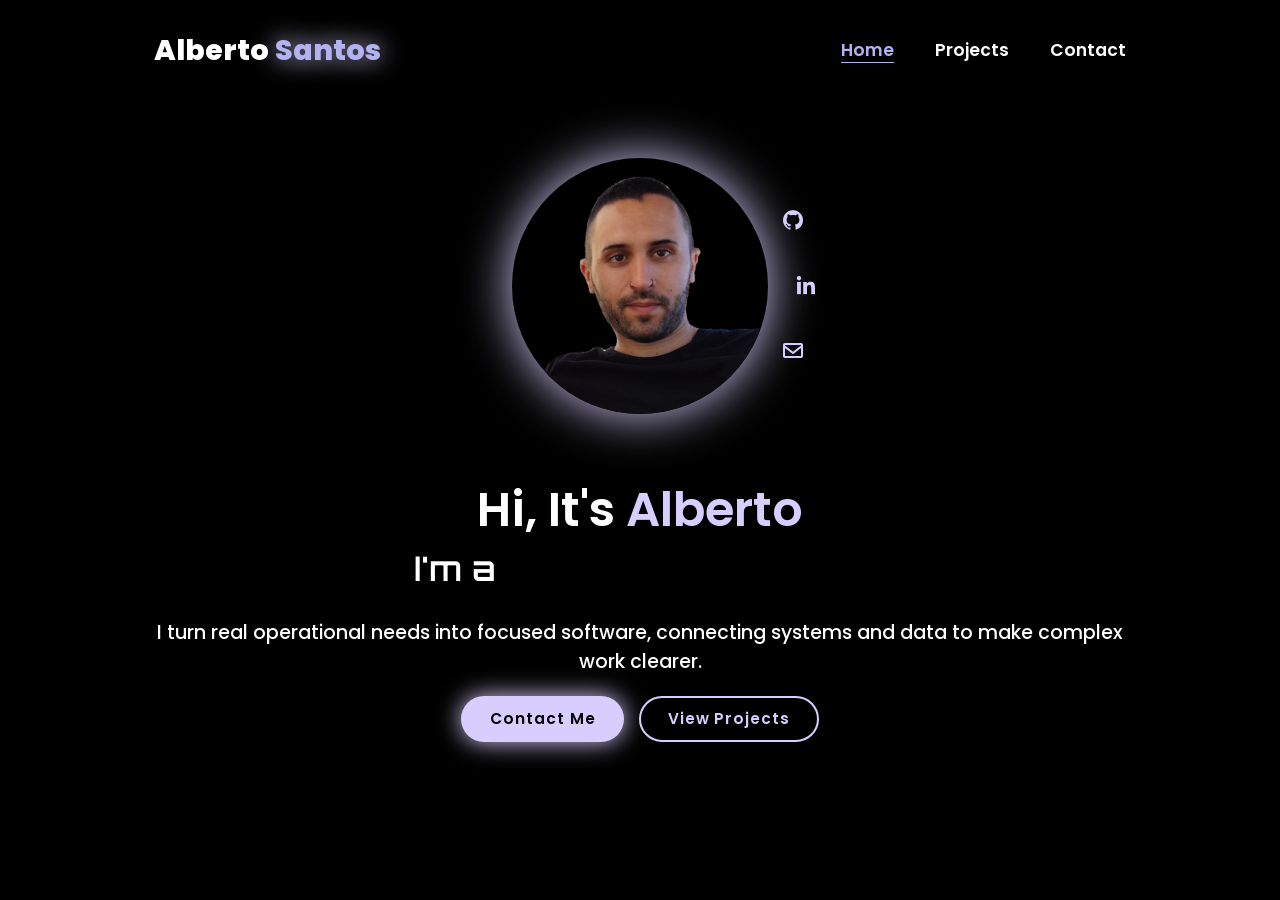
<file: index.html>
<!DOCTYPE html>
<html lang="en">
<head>
    <meta charset="UTF-8">
    <meta name="viewport" content="width=device-width, initial-scale=1.0">
    <meta name="description" content="Alberto Santos is a software engineer focused on data-driven products, operational systems, and integrations.">
    <title>Alberto Santos | Software Engineer</title>

    <link rel="preconnect" href="https://fonts.googleapis.com">
    <link rel="preconnect" href="https://fonts.gstatic.com" crossorigin>
    <link href="https://fonts.googleapis.com/css2?family=Orbitron:wght@400..900&family=Poppins:wght@400;500;600;800&display=swap" rel="stylesheet">
    <link href="https://cdn.jsdelivr.net/npm/boxicons@2.1.4/css/boxicons.min.css" rel="stylesheet">

    <link rel="stylesheet" href="style.css">
</head>
<body>
    <header class="header">
        <a href="#home" class="logo">Alberto <span>Santos</span></a>

        <i class="bx bx-menu" id="menu-icon"></i>

        <nav class="navbar">
            <a href="#home" class="active">Home</a>
            <a href="projects.html">Projects</a>
            <!-- href is the no-JS fallback; the script upgrades it to the modal. -->
            <a href="mailto:aasantosa.93@gmail.com" data-open-contact>Contact</a>
        </nav>
    </header>

    <section class="home" id="home">
        <div class="home-content">
            <h1>Hi, It's <span>Alberto</span></h1>
            <h3 class="text-animation">I'm a <span></span></h3>
            <p>I turn real operational needs into focused software, connecting systems and data to make complex work clearer.</p>

            <div class="btn-group">
                <a href="mailto:aasantosa.93@gmail.com" data-open-contact class="btn">Contact Me</a>
                <!-- Was "Download CV" pointing nowhere. Restore it by dropping
                     cv.pdf in this folder and setting href="cv.pdf" download. -->
                <a href="projects.html" class="btn">View Projects</a>
            </div>
        </div>

        <div class="home-img-container">
            <div class="home-img">
                <img src="images/Alberto.png" alt="Portrait of Alberto Santos">
            </div>

            <div class="social-icons">
                <a href="https://github.com/BBexe" target="_blank" rel="noopener noreferrer" aria-label="GitHub"><i class="bx bxl-github"></i></a>
                <a href="https://www.linkedin.com/in/alberto-santos-alcala-6935341b7" target="_blank" rel="noopener noreferrer" aria-label="LinkedIn"><i class="bx bxl-linkedin"></i></a>
                <a href="mailto:aasantosa.93@gmail.com" data-open-contact aria-label="Email"><i class="bx bx-envelope"></i></a>
            </div>
        </div>
    </section>

    <!-- Native <dialog>: gives the backdrop, Esc-to-close and focus trapping
         for free. Hidden until a trigger calls showModal(). -->
    <dialog class="contact-modal" id="contact">
        <button type="button" class="modal-close" aria-label="Close contact form">&times;</button>

        <h2>Contact <span>Me</span></h2>
        <p class="contact-lead">
            Open to software engineering roles. Write below, or email me directly at
            <a href="mailto:aasantosa.93@gmail.com">aasantosa.93@gmail.com</a>.
        </p>

        <!-- Web3Forms: the access key is public by design. It only authorises
             delivery to the inbox that registered it, so it cannot be abused
             to send mail anywhere else. -->
        <form class="contact-form" action="https://api.web3forms.com/submit" method="POST">
            <input type="hidden" name="access_key" value="REPLACE_WITH_WEB3FORMS_ACCESS_KEY">
            <input type="hidden" name="subject" value="New message from your portfolio">

            <!-- Honeypot: invisible to people, tempting to bots. -->
            <input type="checkbox" name="botcheck" class="hidden" style="display:none;" tabindex="-1" autocomplete="off">

            <div class="form-row">
                <label for="name">Name</label>
                <input type="text" id="name" name="name" placeholder="Your name" required>
            </div>

            <div class="form-row">
                <label for="email">Email</label>
                <input type="email" id="email" name="email" placeholder="you@company.com" required>
            </div>

            <div class="form-row">
                <label for="message">Message</label>
                <textarea id="message" name="message" rows="5" placeholder="What would you like to talk about?" required></textarea>
            </div>

            <button type="submit" class="btn">Send Message</button>
            <p class="form-status" role="status" aria-live="polite"></p>
        </form>
    </dialog>

    <script>
        // Progressive enhancement: without JS the form still posts natively and
        // lands on the Web3Forms confirmation page. With JS the visitor stays here.
        (function () {
            var form = document.querySelector('.contact-form');
            var status = document.querySelector('.form-status');
            if (!form || !status) return;

            var modal = document.querySelector('.contact-modal');

            // Only hijack the mailto links if <dialog> is actually supported.
            if (modal && typeof modal.showModal === 'function') {
                Array.prototype.forEach.call(
                    document.querySelectorAll('[data-open-contact]'),
                    function (trigger) {
                        trigger.addEventListener('click', function (event) {
                            event.preventDefault();
                            modal.showModal();
                        });
                    }
                );

                modal.querySelector('.modal-close').addEventListener('click', function () {
                    modal.close();
                });

                // Clicking the backdrop lands on the <dialog> itself, never on
                // its children, so this closes without catching inside clicks.
                modal.addEventListener('click', function (event) {
                    if (event.target === modal) modal.close();
                });
            }

            form.addEventListener('submit', function (event) {
                event.preventDefault();

                // Safety net: until the real access key is in place, hand the
                // message to the visitor's mail client instead of failing.
                var key = form.querySelector('[name="access_key"]').value;
                if (key.indexOf('REPLACE_WITH') === 0) {
                    window.location.href = 'mailto:aasantosa.93@gmail.com'
                        + '?subject=' + encodeURIComponent('Portfolio enquiry from ' + form.name.value)
                        + '&body=' + encodeURIComponent(form.message.value);
                    status.textContent = 'Opening your email app. You can also write to aasantosa.93@gmail.com directly.';
                    status.className = 'form-status';
                    return;
                }

                status.textContent = 'Sending...';
                status.className = 'form-status';

                fetch(form.action, {
                    method: 'POST',
                    body: new FormData(form),
                    headers: { Accept: 'application/json' }
                })
                    .then(function (response) { return response.json(); })
                    .then(function (data) {
                        if (data.success) {
                            status.textContent = 'Thanks. Your message is on its way.';
                            status.className = 'form-status is-ok';
                            form.reset();
                        } else {
                            status.textContent = data.message || 'Something went wrong. Please email me directly.';
                            status.className = 'form-status is-error';
                        }
                    })
                    .catch(function () {
                        status.textContent = 'Network error. Please email me directly.';
                        status.className = 'form-status is-error';
                    });
            });
        })();
    </script>
</body>
</html>
</file>
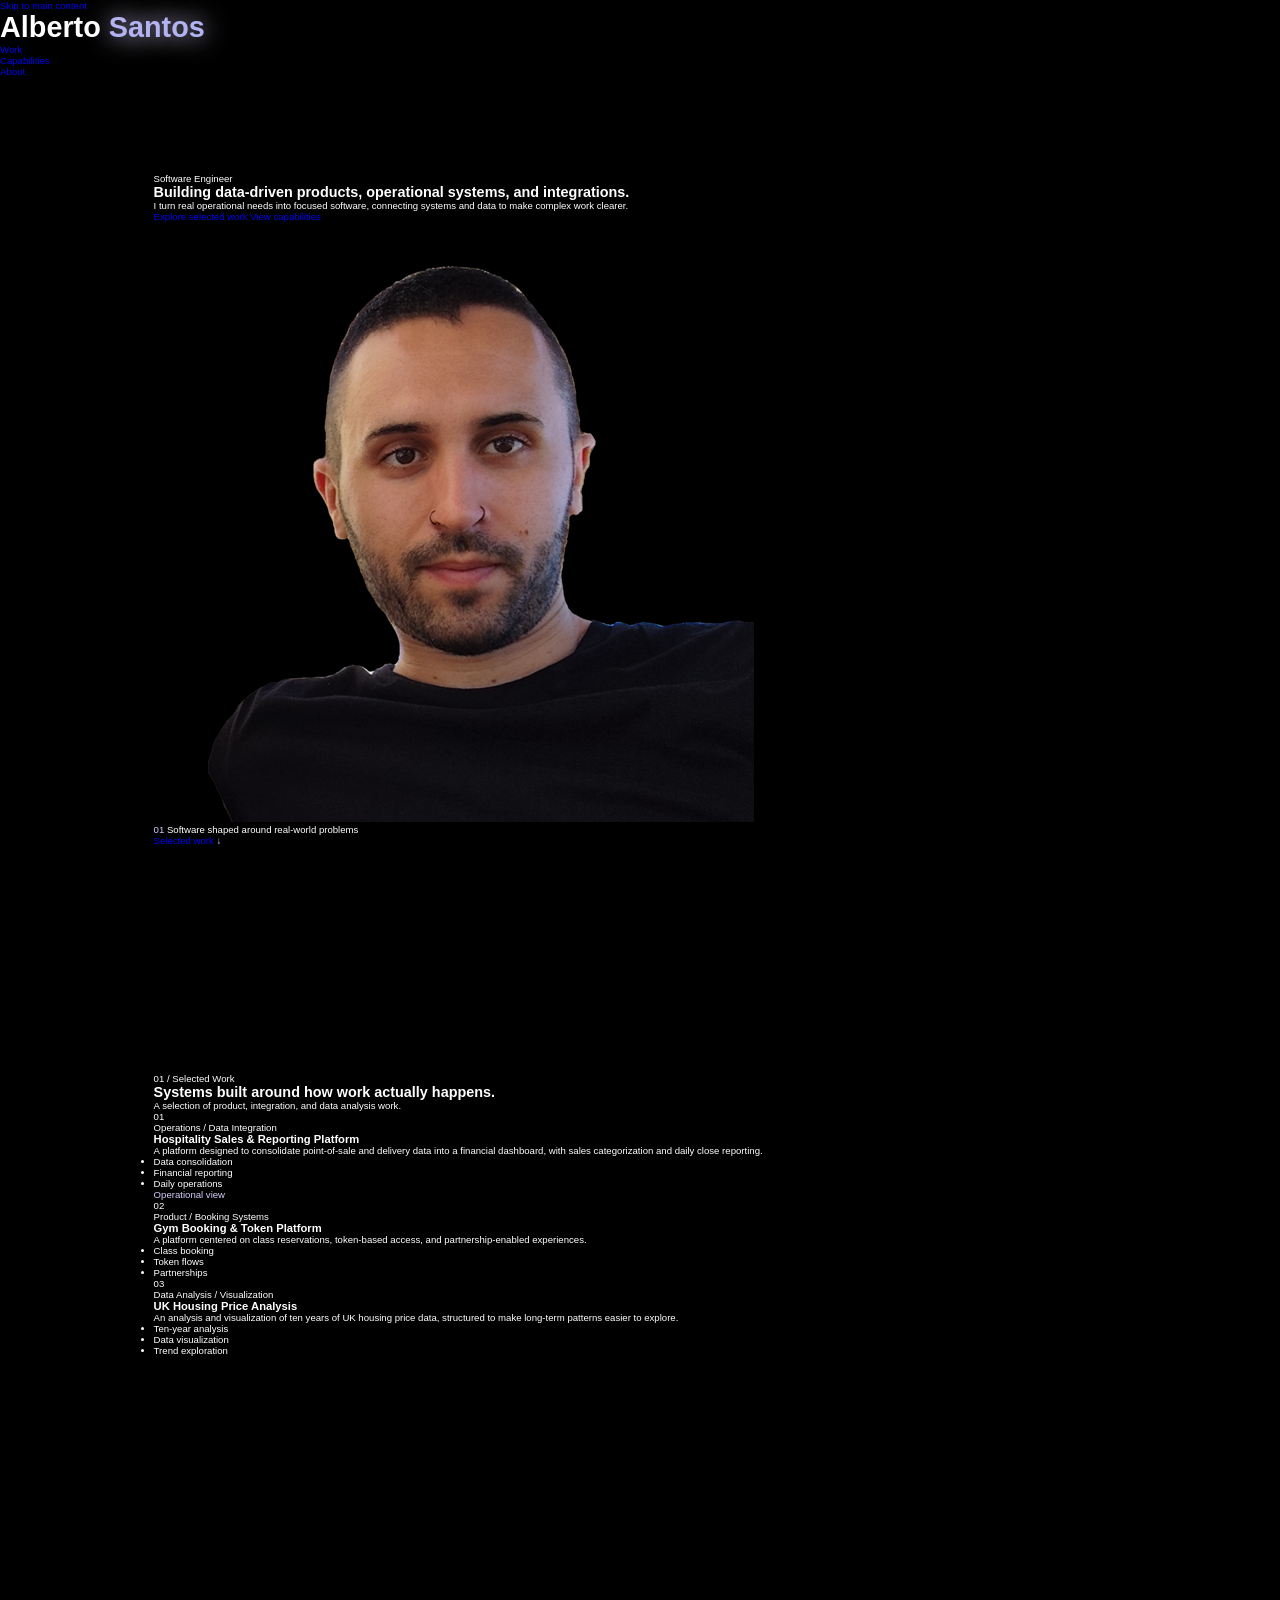
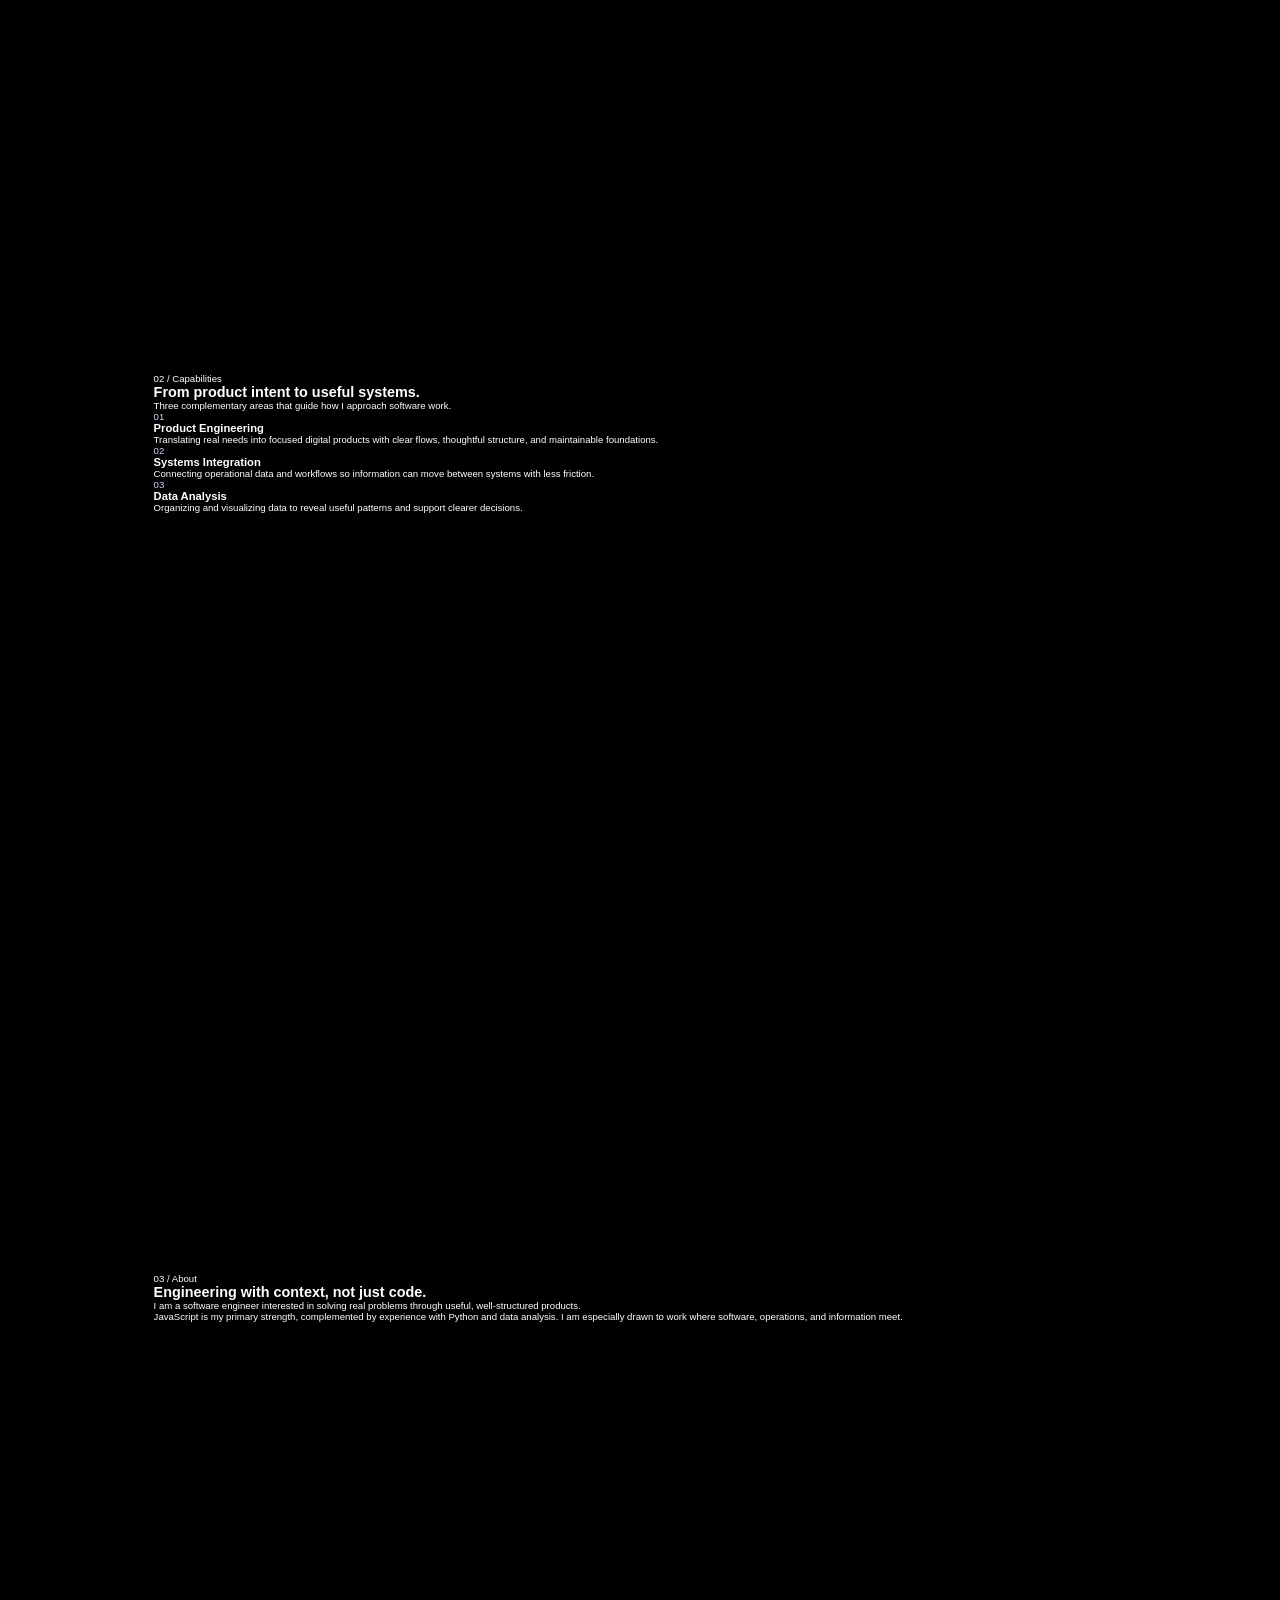
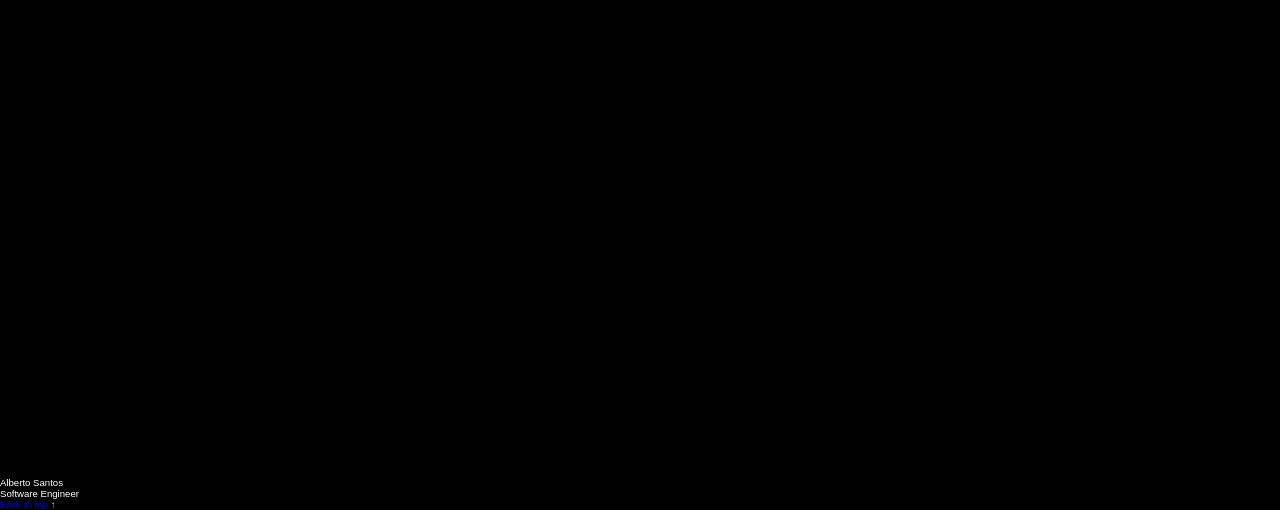
<file: index.semantic-backup.html>
<!DOCTYPE html>
<html lang="en">
<head>
    <meta charset="UTF-8">
    <meta name="viewport" content="width=device-width, initial-scale=1.0">
    <meta name="description" content="Alberto Santos is a software engineer focused on data-driven products, operational systems, and integrations.">
    <title>Alberto Santos | Software Engineer</title>
    <link rel="stylesheet" href="style.css">
</head>
<body>
    <a class="skip-link" href="#main-content">Skip to main content</a>

    <header class="site-header">
        <div class="header-inner">
            <a class="logo" href="#home" aria-label="Alberto Santos, home">
                Alberto <span>Santos</span>
            </a>
            <nav aria-label="Primary navigation">
                <ul class="nav-list">
                    <li><a href="#projects">Work</a></li>
                    <li><a href="#capabilities">Capabilities</a></li>
                    <li><a href="#about">About</a></li>
                </ul>
            </nav>
        </div>
    </header>

    <main id="main-content">
        <section class="hero" id="home" aria-labelledby="hero-title">
            <div class="hero-grid">
                <div class="hero-content">
                    <p class="eyebrow"><span aria-hidden="true"></span> Software Engineer</p>
                    <h1 id="hero-title">Building data-driven products, operational systems, and integrations.</h1>
                    <p class="hero-intro">I turn real operational needs into focused software, connecting systems and data to make complex work clearer.</p>
                    <div class="hero-actions">
                        <a class="button button-primary" href="#projects">Explore selected work</a>
                        <a class="button button-secondary" href="#capabilities">View capabilities</a>
                    </div>
                </div>

                <div class="portrait-wrap">
                    <div class="portrait-frame">
                        <img src="images/Alberto.png" alt="Portrait of Alberto Santos" width="600" height="600">
                    </div>
                    <p class="portrait-caption"><span>01</span> Software shaped around real-world problems</p>
                </div>
            </div>
            <a class="section-cue" href="#projects" aria-label="Continue to selected work">Selected work <span aria-hidden="true">↓</span></a>
        </section>

        <section class="section projects" id="projects" aria-labelledby="projects-title">
            <div class="section-heading">
                <p class="section-index">01 / Selected Work</p>
                <div>
                    <h2 id="projects-title">Systems built around how work actually happens.</h2>
                    <p>A selection of product, integration, and data analysis work.</p>
                </div>
            </div>

            <div class="project-list">
                <article class="project-card project-featured">
                    <div class="project-number" aria-hidden="true">01</div>
                    <div class="project-body">
                        <p class="project-type">Operations / Data Integration</p>
                        <h3>Hospitality Sales &amp; Reporting Platform</h3>
                        <p>A platform designed to consolidate point-of-sale and delivery data into a financial dashboard, with sales categorization and daily close reporting.</p>
                        <ul class="project-scope" aria-label="Project focus areas">
                            <li>Data consolidation</li>
                            <li>Financial reporting</li>
                            <li>Daily operations</li>
                        </ul>
                    </div>
                    <div class="project-visual" aria-hidden="true">
                        <span class="visual-label">Operational view</span>
                        <div class="visual-chart">
                            <i></i><i></i><i></i><i></i><i></i><i></i>
                        </div>
                        <div class="visual-lines"><i></i><i></i><i></i></div>
                    </div>
                </article>

                <article class="project-card">
                    <div class="project-number" aria-hidden="true">02</div>
                    <div class="project-body">
                        <p class="project-type">Product / Booking Systems</p>
                        <h3>Gym Booking &amp; Token Platform</h3>
                        <p>A platform centered on class reservations, token-based access, and partnership-enabled experiences.</p>
                        <ul class="project-scope" aria-label="Project focus areas">
                            <li>Class booking</li>
                            <li>Token flows</li>
                            <li>Partnerships</li>
                        </ul>
                    </div>
                </article>

                <article class="project-card">
                    <div class="project-number" aria-hidden="true">03</div>
                    <div class="project-body">
                        <p class="project-type">Data Analysis / Visualization</p>
                        <h3>UK Housing Price Analysis</h3>
                        <p>An analysis and visualization of ten years of UK housing price data, structured to make long-term patterns easier to explore.</p>
                        <ul class="project-scope" aria-label="Project focus areas">
                            <li>Ten-year analysis</li>
                            <li>Data visualization</li>
                            <li>Trend exploration</li>
                        </ul>
                    </div>
                </article>
            </div>
        </section>

        <section class="section capabilities" id="capabilities" aria-labelledby="capabilities-title">
            <div class="section-heading">
                <p class="section-index">02 / Capabilities</p>
                <div>
                    <h2 id="capabilities-title">From product intent to useful systems.</h2>
                    <p>Three complementary areas that guide how I approach software work.</p>
                </div>
            </div>

            <div class="capability-grid">
                <article>
                    <span class="capability-number">01</span>
                    <h3>Product Engineering</h3>
                    <p>Translating real needs into focused digital products with clear flows, thoughtful structure, and maintainable foundations.</p>
                </article>
                <article>
                    <span class="capability-number">02</span>
                    <h3>Systems Integration</h3>
                    <p>Connecting operational data and workflows so information can move between systems with less friction.</p>
                </article>
                <article>
                    <span class="capability-number">03</span>
                    <h3>Data Analysis</h3>
                    <p>Organizing and visualizing data to reveal useful patterns and support clearer decisions.</p>
                </article>
            </div>
        </section>

        <section class="section about" id="about" aria-labelledby="about-title">
            <div class="about-grid">
                <p class="section-index">03 / About</p>
                <div class="about-content">
                    <h2 id="about-title">Engineering with context, not just code.</h2>
                    <p class="about-lead">I am a software engineer interested in solving real problems through useful, well-structured products.</p>
                    <p>JavaScript is my primary strength, complemented by experience with Python and data analysis. I am especially drawn to work where software, operations, and information meet.</p>
                </div>
            </div>
        </section>
    </main>

    <footer class="site-footer">
        <p>Alberto Santos</p>
        <p>Software Engineer</p>
        <a href="#home">Back to top <span aria-hidden="true">↑</span></a>
    </footer>
</body>
</html>
</file>
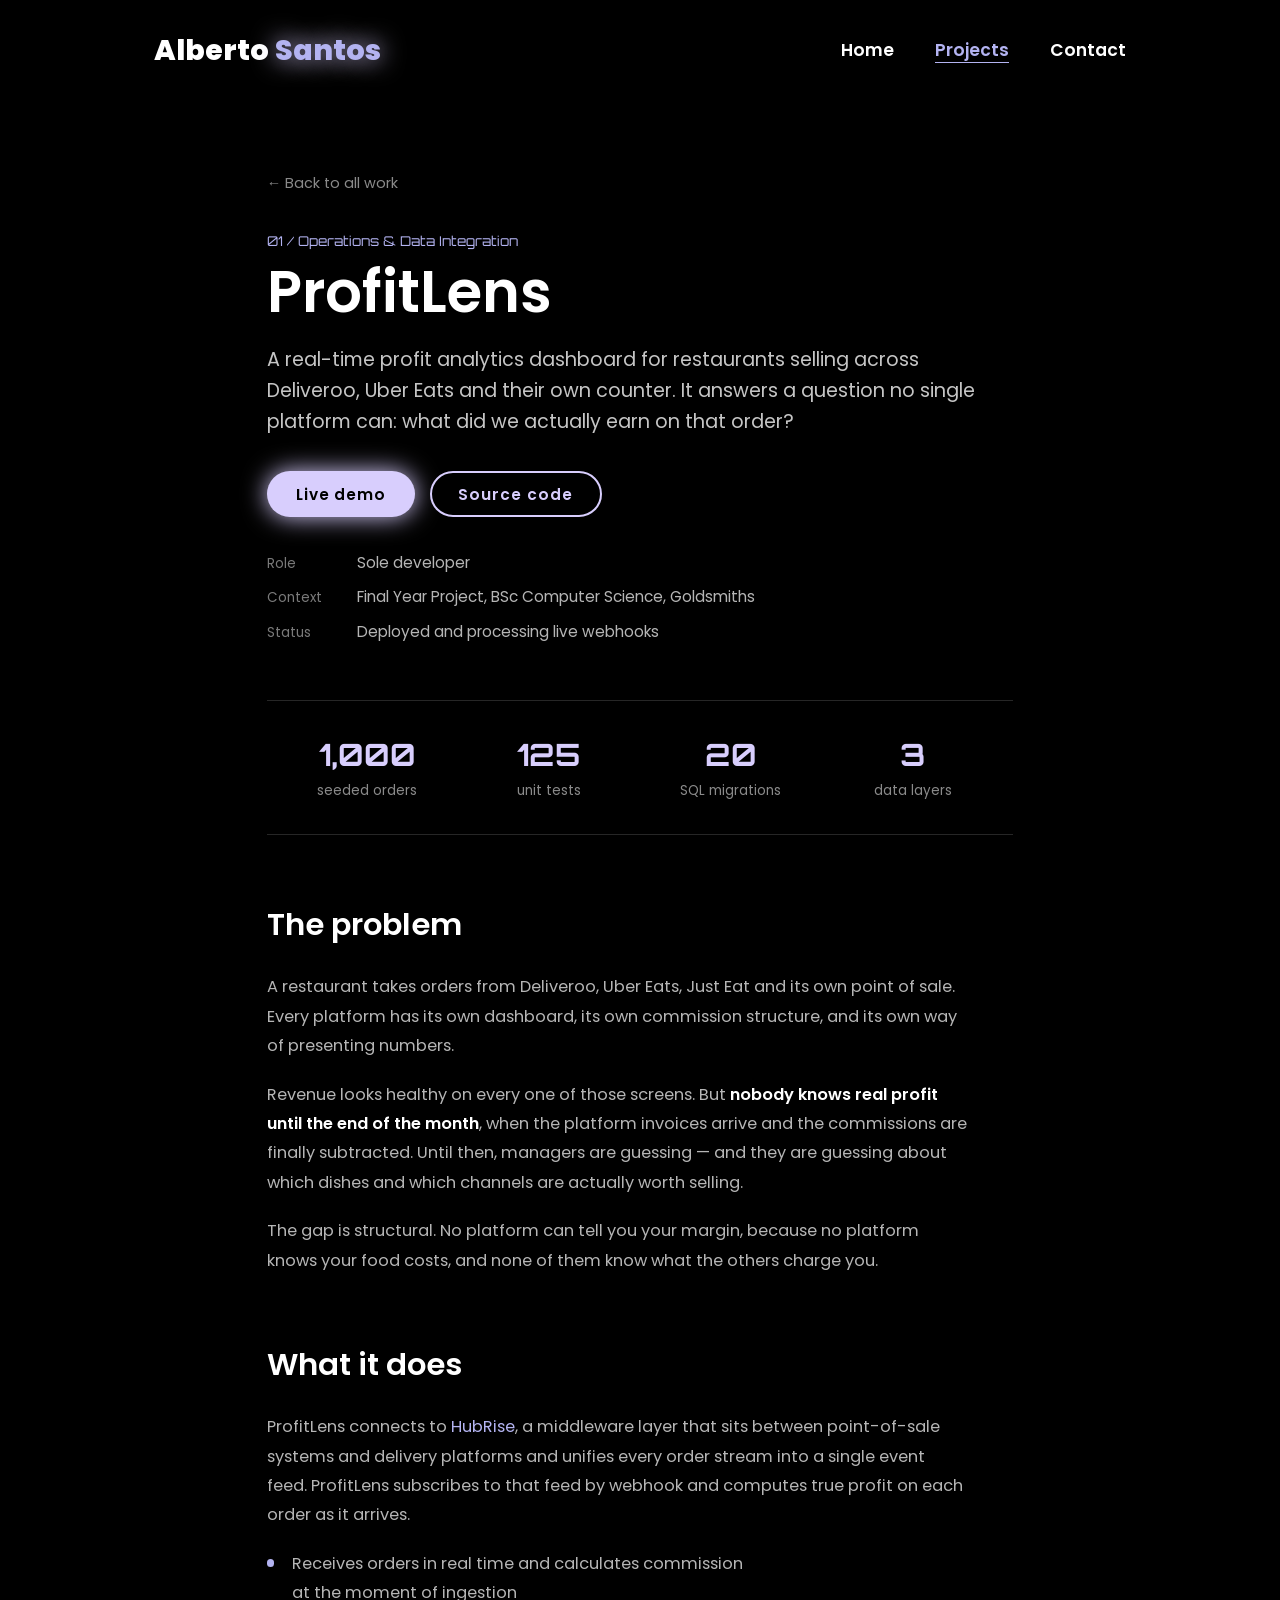
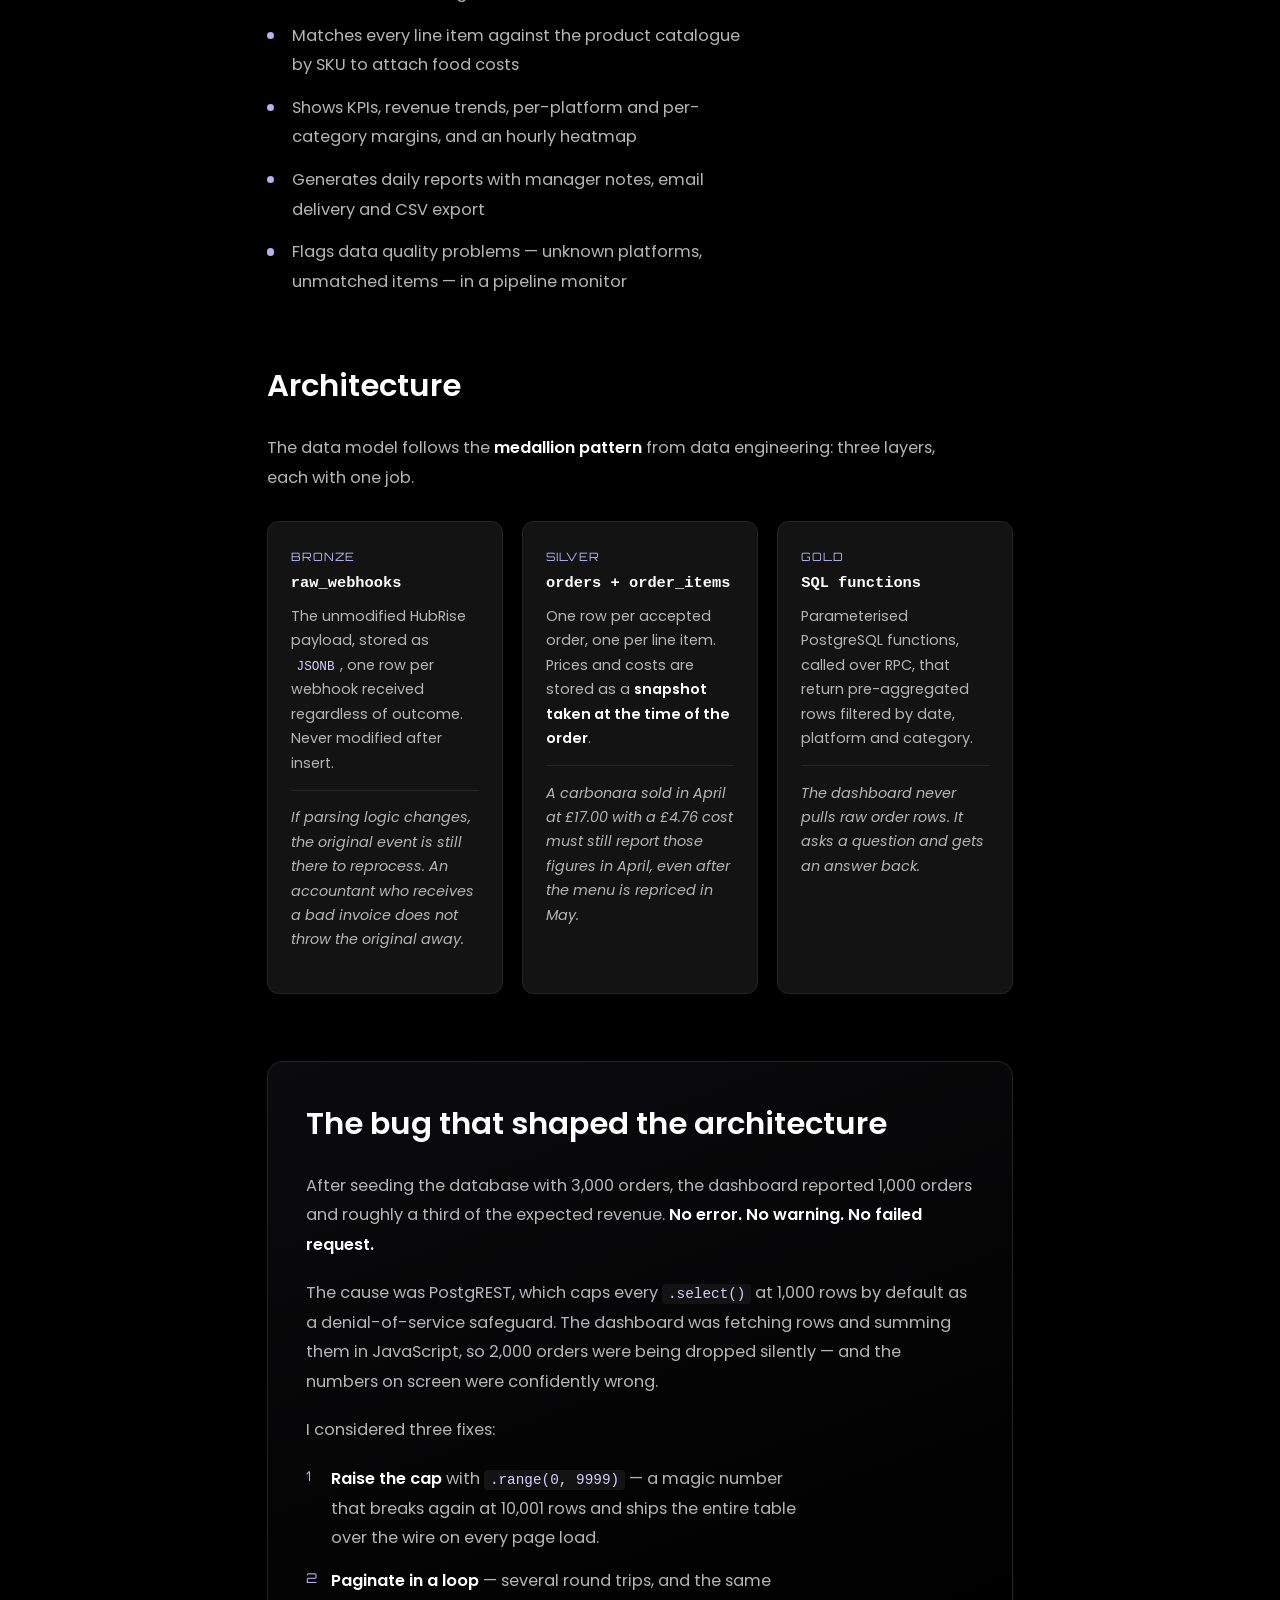
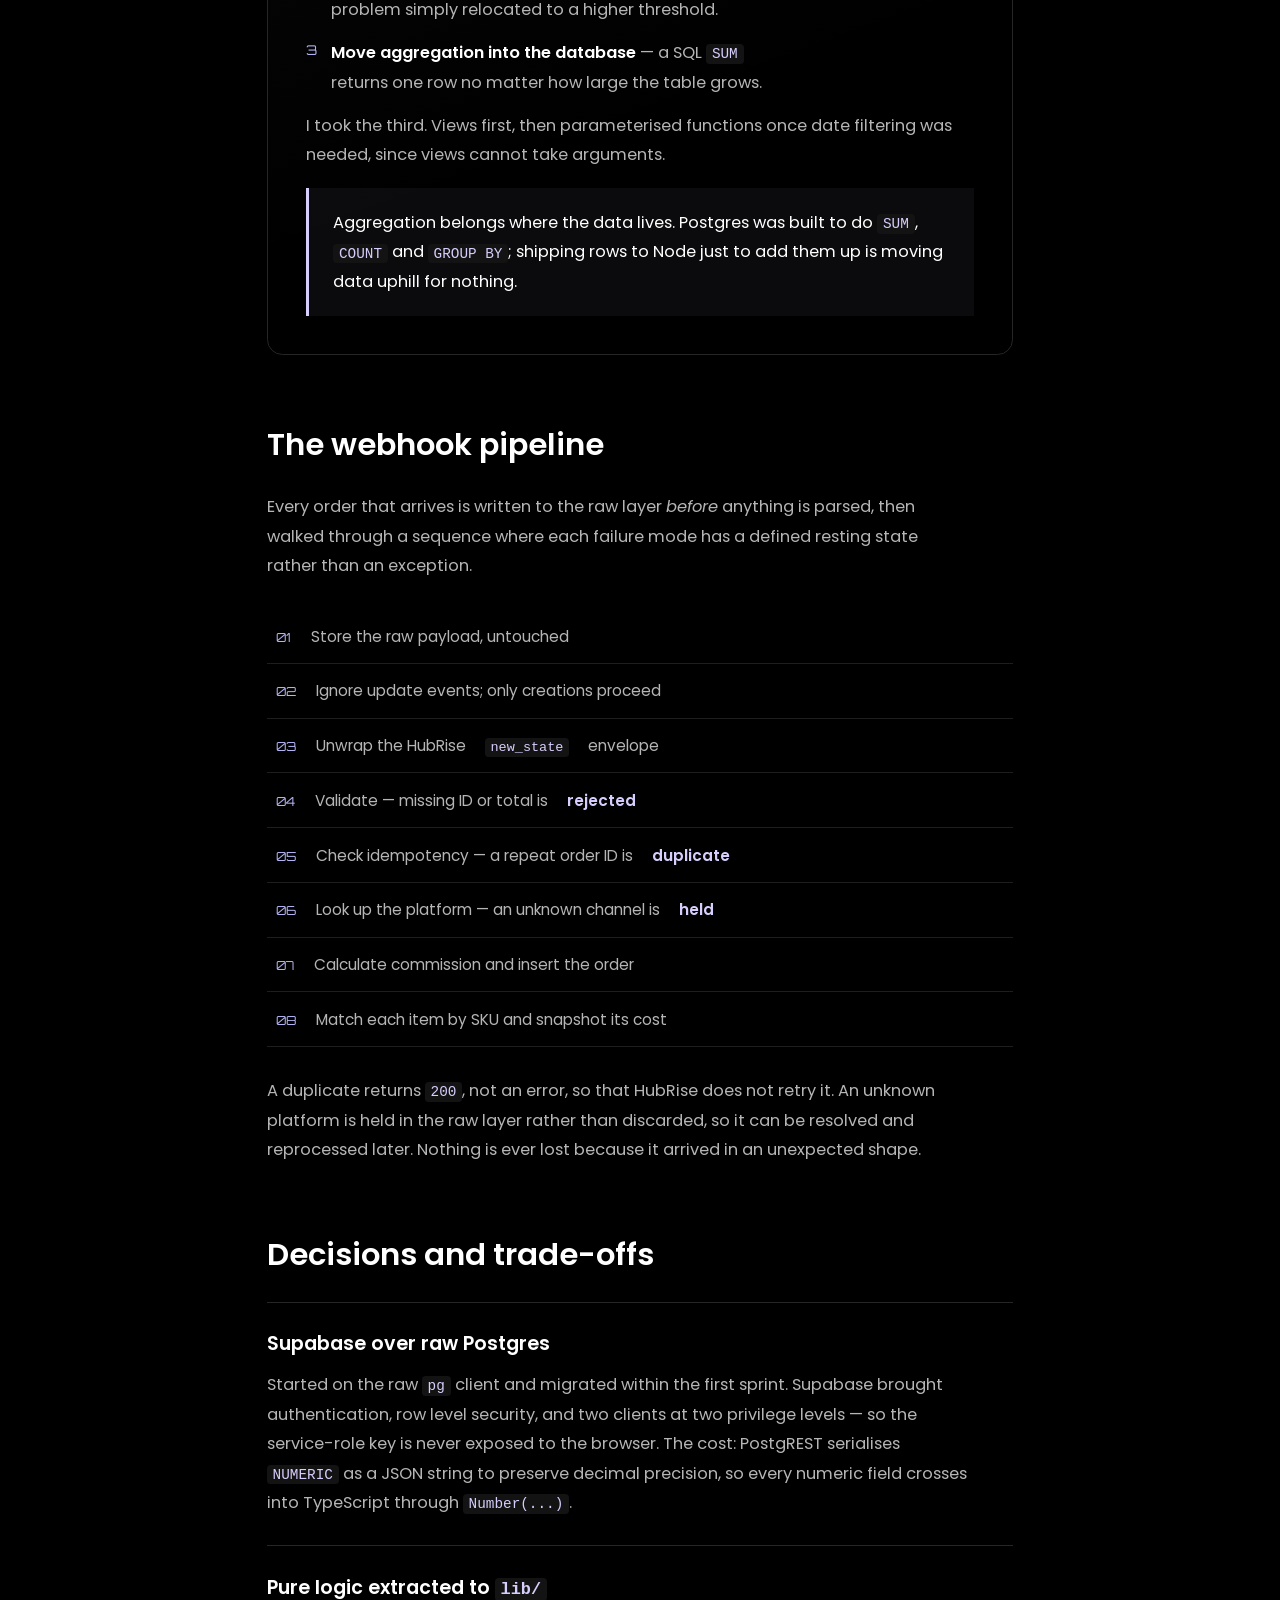
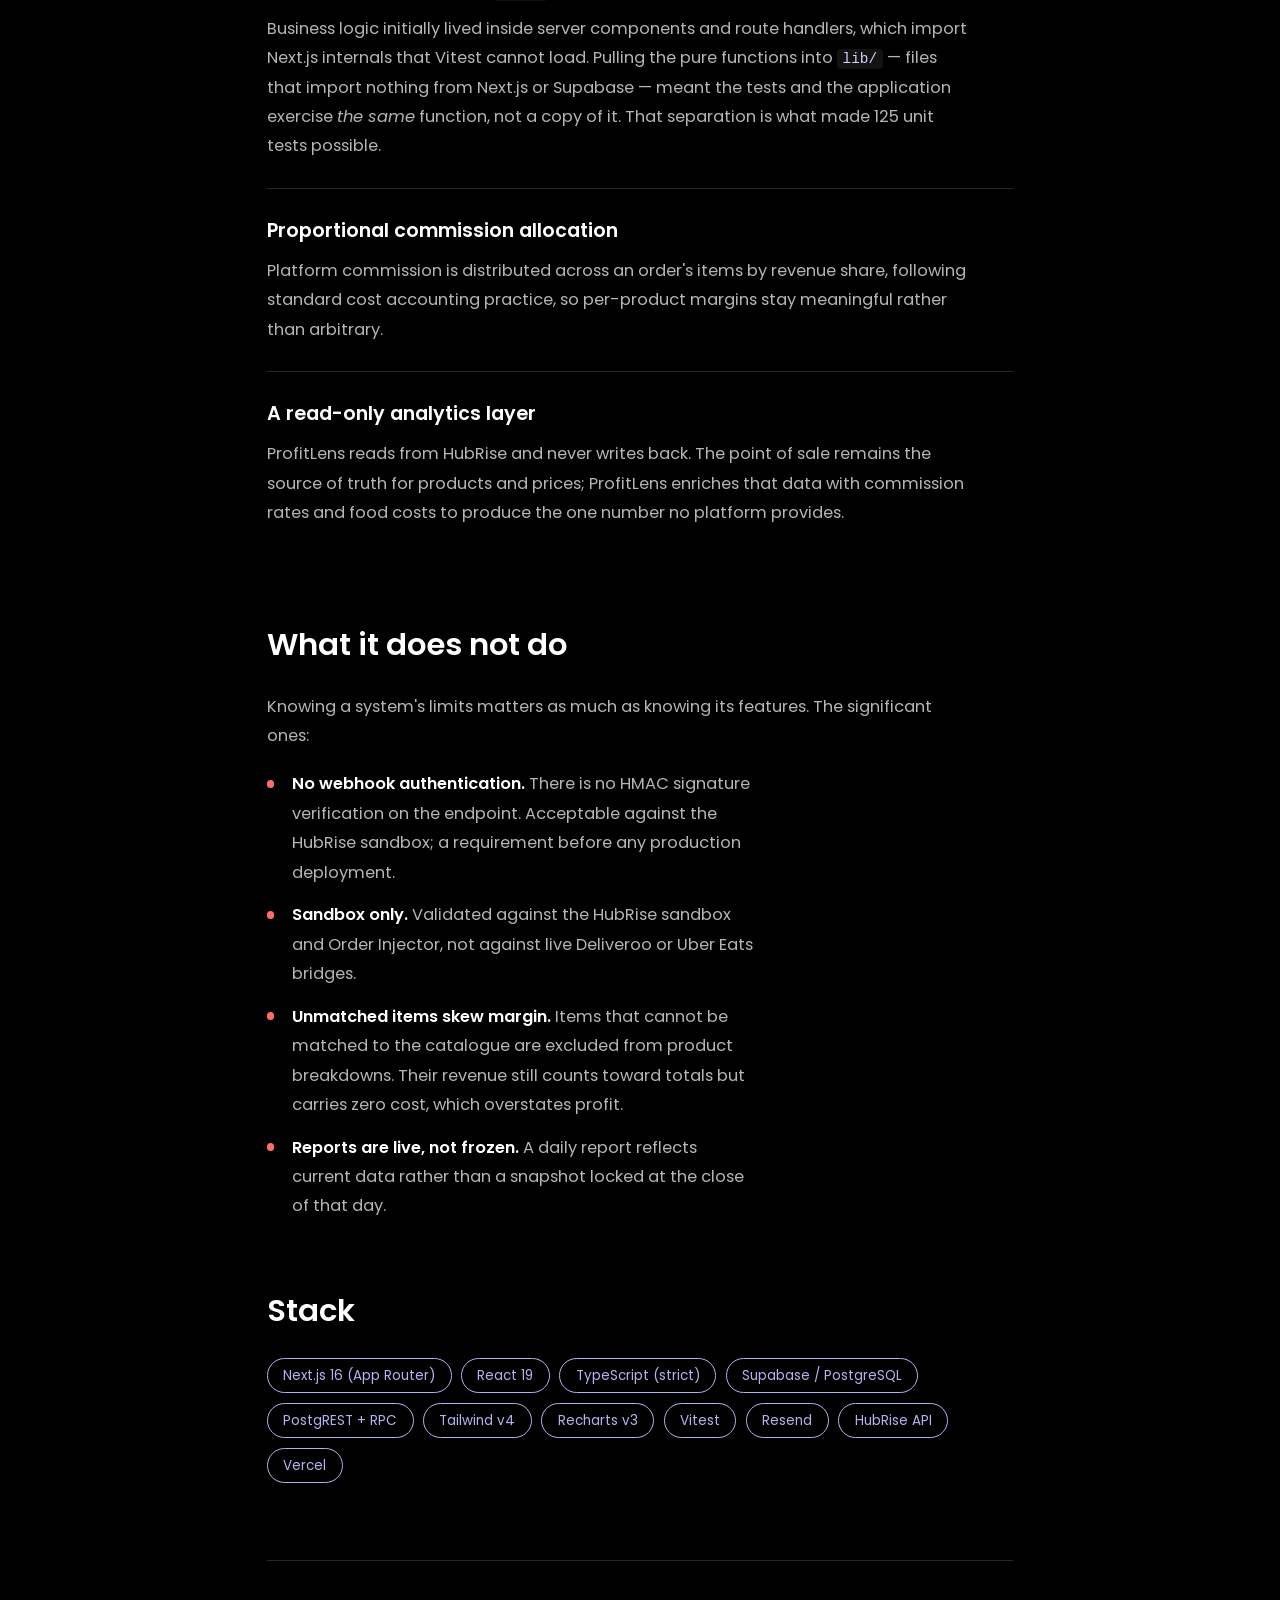
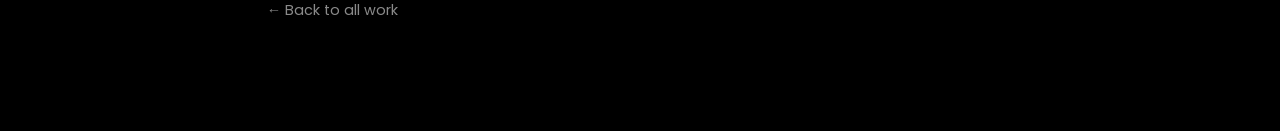
<file: profitlens.html>
<!DOCTYPE html>
<html lang="en">
<head>
    <meta charset="UTF-8">
    <meta name="viewport" content="width=device-width, initial-scale=1.0">
    <meta name="description" content="ProfitLens — a real-time profit analytics dashboard for multi-platform restaurants. Case study by Alberto Santos.">
    <title>ProfitLens | Alberto Santos</title>

    <link rel="preconnect" href="https://fonts.googleapis.com">
    <link rel="preconnect" href="https://fonts.gstatic.com" crossorigin>
    <link href="https://fonts.googleapis.com/css2?family=Orbitron:wght@400..900&family=Poppins:wght@400;500;600;800&display=swap" rel="stylesheet">
    <link href="https://cdn.jsdelivr.net/npm/boxicons@2.1.4/css/boxicons.min.css" rel="stylesheet">

    <link rel="stylesheet" href="style.css">
</head>
<body>
    <header class="header">
        <a href="index.html" class="logo">Alberto <span>Santos</span></a>

        <i class="bx bx-menu" id="menu-icon"></i>

        <nav class="navbar">
            <a href="index.html">Home</a>
            <a href="projects.html" class="active">Projects</a>
            <a href="mailto:aasantosa.93@gmail.com">Contact</a>
        </nav>
    </header>

    <article class="case">
        <p class="case-back"><a href="projects.html">&larr; Back to all work</a></p>

        <header class="case-head">
            <p class="case-eyebrow">01 / Operations &amp; Data Integration</p>
            <h1>ProfitLens</h1>
            <p class="case-standfirst">
                A real-time profit analytics dashboard for restaurants selling across
                Deliveroo, Uber Eats and their own counter. It answers a question no
                single platform can: what did we actually earn on that order?
            </p>

            <div class="case-links">
                <a class="btn" href="https://profitlens-dashboard.vercel.app" target="_blank" rel="noopener noreferrer">Live demo</a>
                <a class="btn" href="https://github.com/BBexe/profitlens-dashboard" target="_blank" rel="noopener noreferrer">Source code</a>
            </div>

            <ul class="case-meta">
                <li><span>Role</span> Sole developer</li>
                <li><span>Context</span> Final Year Project, BSc Computer Science, Goldsmiths</li>
                <li><span>Status</span> Deployed and processing live webhooks</li>
            </ul>
        </header>

        <div class="case-stats">
            <div><strong>1,000</strong><span>seeded orders</span></div>
            <div><strong>125</strong><span>unit tests</span></div>
            <div><strong>20</strong><span>SQL migrations</span></div>
            <div><strong>3</strong><span>data layers</span></div>
        </div>

        <section class="case-section">
            <h2>The problem</h2>
            <p>
                A restaurant takes orders from Deliveroo, Uber Eats, Just Eat and its own
                point of sale. Every platform has its own dashboard, its own commission
                structure, and its own way of presenting numbers.
            </p>
            <p>
                Revenue looks healthy on every one of those screens. But <strong>nobody knows
                real profit until the end of the month</strong>, when the platform invoices arrive
                and the commissions are finally subtracted. Until then, managers are guessing —
                and they are guessing about which dishes and which channels are actually
                worth selling.
            </p>
            <p>
                The gap is structural. No platform can tell you your margin, because no
                platform knows your food costs, and none of them know what the others charge you.
            </p>
        </section>

        <section class="case-section">
            <h2>What it does</h2>
            <p>
                ProfitLens connects to <a href="https://www.hubrise.com/" target="_blank" rel="noopener noreferrer">HubRise</a>,
                a middleware layer that sits between point-of-sale systems and delivery
                platforms and unifies every order stream into a single event feed. ProfitLens
                subscribes to that feed by webhook and computes true profit on each order as
                it arrives.
            </p>
            <ul class="case-list">
                <li>Receives orders in real time and calculates commission at the moment of ingestion</li>
                <li>Matches every line item against the product catalogue by SKU to attach food costs</li>
                <li>Shows KPIs, revenue trends, per-platform and per-category margins, and an hourly heatmap</li>
                <li>Generates daily reports with manager notes, email delivery and CSV export</li>
                <li>Flags data quality problems — unknown platforms, unmatched items — in a pipeline monitor</li>
            </ul>
        </section>

        <section class="case-section">
            <h2>Architecture</h2>
            <p>
                The data model follows the <strong>medallion pattern</strong> from data engineering:
                three layers, each with one job.
            </p>

            <div class="layer-grid">
                <div class="layer">
                    <span class="layer-tag">Bronze</span>
                    <h3>raw_webhooks</h3>
                    <p>
                        The unmodified HubRise payload, stored as <code>JSONB</code>, one row per
                        webhook received regardless of outcome. Never modified after insert.
                    </p>
                    <p class="layer-why">
                        If parsing logic changes, the original event is still there to reprocess.
                        An accountant who receives a bad invoice does not throw the original away.
                    </p>
                </div>

                <div class="layer">
                    <span class="layer-tag">Silver</span>
                    <h3>orders + order_items</h3>
                    <p>
                        One row per accepted order, one per line item. Prices and costs are stored
                        as a <strong>snapshot taken at the time of the order</strong>.
                    </p>
                    <p class="layer-why">
                        A carbonara sold in April at £17.00 with a £4.76 cost must still report
                        those figures in April, even after the menu is repriced in May.
                    </p>
                </div>

                <div class="layer">
                    <span class="layer-tag">Gold</span>
                    <h3>SQL functions</h3>
                    <p>
                        Parameterised PostgreSQL functions, called over RPC, that return
                        pre-aggregated rows filtered by date, platform and category.
                    </p>
                    <p class="layer-why">
                        The dashboard never pulls raw order rows. It asks a question and gets
                        an answer back.
                    </p>
                </div>
            </div>
        </section>

        <section class="case-section case-highlight">
            <h2>The bug that shaped the architecture</h2>
            <p>
                After seeding the database with 3,000 orders, the dashboard reported 1,000
                orders and roughly a third of the expected revenue. <strong>No error. No warning.
                No failed request.</strong>
            </p>
            <p>
                The cause was PostgREST, which caps every <code>.select()</code> at 1,000 rows by
                default as a denial-of-service safeguard. The dashboard was fetching rows and
                summing them in JavaScript, so 2,000 orders were being dropped silently —
                and the numbers on screen were confidently wrong.
            </p>
            <p>I considered three fixes:</p>
            <ol class="case-list case-list-ordered">
                <li>
                    <strong>Raise the cap</strong> with <code>.range(0, 9999)</code> — a magic number
                    that breaks again at 10,001 rows and ships the entire table over the wire on every page load.
                </li>
                <li>
                    <strong>Paginate in a loop</strong> — several round trips, and the same problem
                    simply relocated to a higher threshold.
                </li>
                <li>
                    <strong>Move aggregation into the database</strong> — a SQL <code>SUM</code>
                    returns one row no matter how large the table grows.
                </li>
            </ol>
            <p>
                I took the third. Views first, then parameterised functions once date filtering
                was needed, since views cannot take arguments.
            </p>
            <p class="case-takeaway">
                Aggregation belongs where the data lives. Postgres was built to do
                <code>SUM</code>, <code>COUNT</code> and <code>GROUP BY</code>; shipping rows to
                Node just to add them up is moving data uphill for nothing.
            </p>
        </section>

        <section class="case-section">
            <h2>The webhook pipeline</h2>
            <p>
                Every order that arrives is written to the raw layer <em>before</em> anything is
                parsed, then walked through a sequence where each failure mode has a defined
                resting state rather than an exception.
            </p>
            <ol class="pipeline">
                <li><span>01</span> Store the raw payload, untouched</li>
                <li><span>02</span> Ignore update events; only creations proceed</li>
                <li><span>03</span> Unwrap the HubRise <code>new_state</code> envelope</li>
                <li><span>04</span> Validate — missing ID or total is <em>rejected</em></li>
                <li><span>05</span> Check idempotency — a repeat order ID is <em>duplicate</em></li>
                <li><span>06</span> Look up the platform — an unknown channel is <em>held</em></li>
                <li><span>07</span> Calculate commission and insert the order</li>
                <li><span>08</span> Match each item by SKU and snapshot its cost</li>
            </ol>
            <p>
                A duplicate returns <code>200</code>, not an error, so that HubRise does not
                retry it. An unknown platform is held in the raw layer rather than discarded,
                so it can be resolved and reprocessed later. Nothing is ever lost because it
                arrived in an unexpected shape.
            </p>
        </section>

        <section class="case-section">
            <h2>Decisions and trade-offs</h2>

            <div class="decision">
                <h3>Supabase over raw Postgres</h3>
                <p>
                    Started on the raw <code>pg</code> client and migrated within the first sprint.
                    Supabase brought authentication, row level security, and two clients at two
                    privilege levels — so the service-role key is never exposed to the browser.
                    The cost: PostgREST serialises <code>NUMERIC</code> as a JSON string to preserve
                    decimal precision, so every numeric field crosses into TypeScript through
                    <code>Number(...)</code>.
                </p>
            </div>

            <div class="decision">
                <h3>Pure logic extracted to <code>lib/</code></h3>
                <p>
                    Business logic initially lived inside server components and route handlers,
                    which import Next.js internals that Vitest cannot load. Pulling the pure
                    functions into <code>lib/</code> — files that import nothing from Next.js or
                    Supabase — meant the tests and the application exercise <em>the same</em> function,
                    not a copy of it. That separation is what made 125 unit tests possible.
                </p>
            </div>

            <div class="decision">
                <h3>Proportional commission allocation</h3>
                <p>
                    Platform commission is distributed across an order's items by revenue share,
                    following standard cost accounting practice, so per-product margins stay
                    meaningful rather than arbitrary.
                </p>
            </div>

            <div class="decision">
                <h3>A read-only analytics layer</h3>
                <p>
                    ProfitLens reads from HubRise and never writes back. The point of sale remains
                    the source of truth for products and prices; ProfitLens enriches that data with
                    commission rates and food costs to produce the one number no platform provides.
                </p>
            </div>
        </section>

        <section class="case-section">
            <h2>What it does not do</h2>
            <p>
                Knowing a system's limits matters as much as knowing its features. The
                significant ones:
            </p>
            <ul class="case-list case-list-limits">
                <li>
                    <strong>No webhook authentication.</strong> There is no HMAC signature
                    verification on the endpoint. Acceptable against the HubRise sandbox;
                    a requirement before any production deployment.
                </li>
                <li>
                    <strong>Sandbox only.</strong> Validated against the HubRise sandbox and Order
                    Injector, not against live Deliveroo or Uber Eats bridges.
                </li>
                <li>
                    <strong>Unmatched items skew margin.</strong> Items that cannot be matched to the
                    catalogue are excluded from product breakdowns. Their revenue still counts toward
                    totals but carries zero cost, which overstates profit.
                </li>
                <li>
                    <strong>Reports are live, not frozen.</strong> A daily report reflects current data
                    rather than a snapshot locked at the close of that day.
                </li>
            </ul>
        </section>

        <section class="case-section">
            <h2>Stack</h2>
            <ul class="stack-list">
                <li>Next.js 16 (App Router)</li>
                <li>React 19</li>
                <li>TypeScript (strict)</li>
                <li>Supabase / PostgreSQL</li>
                <li>PostgREST + RPC</li>
                <li>Tailwind v4</li>
                <li>Recharts v3</li>
                <li>Vitest</li>
                <li>Resend</li>
                <li>HubRise API</li>
                <li>Vercel</li>
            </ul>
        </section>

        <p class="case-back case-back-end"><a href="projects.html">&larr; Back to all work</a></p>
    </article>
</body>
</html>
</file>
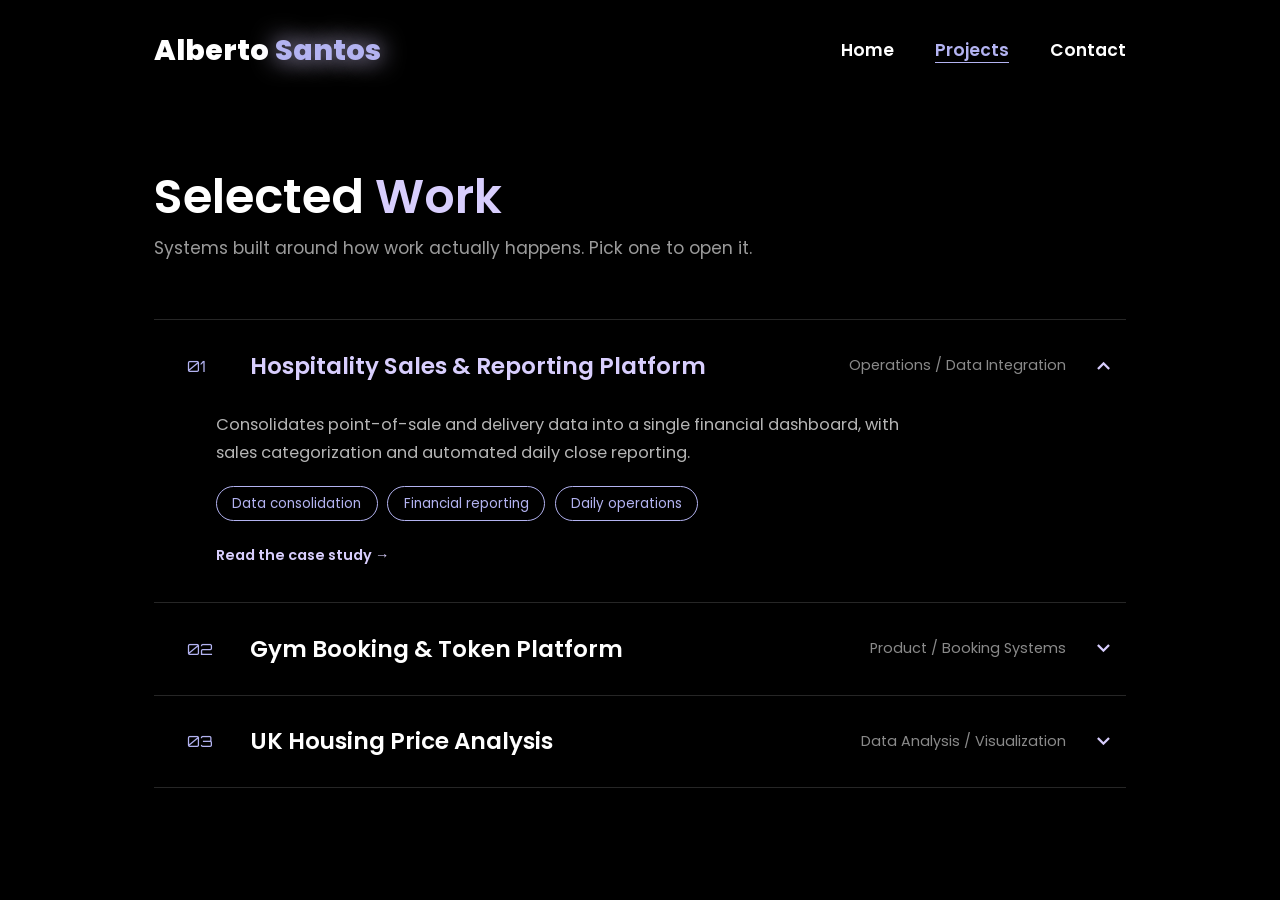
<file: projects.html>
<!DOCTYPE html>
<html lang="en">
<head>
    <meta charset="UTF-8">
    <meta name="viewport" content="width=device-width, initial-scale=1.0">
    <meta name="description" content="Selected projects by Alberto Santos — operational systems, integrations, and data analysis work.">
    <title>Projects | Alberto Santos</title>

    <link rel="preconnect" href="https://fonts.googleapis.com">
    <link rel="preconnect" href="https://fonts.gstatic.com" crossorigin>
    <link href="https://fonts.googleapis.com/css2?family=Orbitron:wght@400..900&family=Poppins:wght@400;500;600;800&display=swap" rel="stylesheet">
    <link href="https://cdn.jsdelivr.net/npm/boxicons@2.1.4/css/boxicons.min.css" rel="stylesheet">

    <link rel="stylesheet" href="style.css">
</head>
<body>
    <header class="header">
        <a href="index.html" class="logo">Alberto <span>Santos</span></a>

        <i class="bx bx-menu" id="menu-icon"></i>

        <nav class="navbar">
            <a href="index.html">Home</a>
            <a href="projects.html" class="active">Projects</a>
            <a href="mailto:aasantosa.93@gmail.com">Contact</a>
        </nav>
    </header>

    <section class="projects-page">
        <div class="projects-intro">
            <h1>Selected <span>Work</span></h1>
            <p>Systems built around how work actually happens. Pick one to open it.</p>
        </div>

        <div class="project-list">
            <!-- Projects 01-03 are real, carried over from index.semantic-backup.html -->
            <details class="project-item" open>
                <summary>
                    <span class="project-index">01</span>
                    <span class="project-name">Hospitality Sales &amp; Reporting Platform</span>
                    <span class="project-tag">Operations / Data Integration</span>
                    <i class="bx bx-chevron-down project-chevron" aria-hidden="true"></i>
                </summary>
                <div class="project-detail">
                    <p>Consolidates point-of-sale and delivery data into a single financial dashboard, with sales categorization and automated daily close reporting.</p>
                    <ul class="project-stack">
                        <li>Data consolidation</li>
                        <li>Financial reporting</li>
                        <li>Daily operations</li>
                    </ul>
                    <p class="project-more"><a href="profitlens.html">Read the case study &rarr;</a></p>
                </div>
            </details>

            <details class="project-item">
                <summary>
                    <span class="project-index">02</span>
                    <span class="project-name">Gym Booking &amp; Token Platform</span>
                    <span class="project-tag">Product / Booking Systems</span>
                    <i class="bx bx-chevron-down project-chevron" aria-hidden="true"></i>
                </summary>
                <div class="project-detail">
                    <p>A platform centered on class reservations, token-based access, and partnership-enabled experiences across venues.</p>
                    <ul class="project-stack">
                        <li>Class booking</li>
                        <li>Token flows</li>
                        <li>Partnerships</li>
                    </ul>
                </div>
            </details>

            <details class="project-item">
                <summary>
                    <span class="project-index">03</span>
                    <span class="project-name">UK Housing Price Analysis</span>
                    <span class="project-tag">Data Analysis / Visualization</span>
                    <i class="bx bx-chevron-down project-chevron" aria-hidden="true"></i>
                </summary>
                <div class="project-detail">
                    <p>An analysis and visualization of ten years of UK housing price data, structured to make long-term regional patterns easier to explore.</p>
                    <ul class="project-stack">
                        <li>Ten-year analysis</li>
                        <li>Data visualization</li>
                        <li>Trend exploration</li>
                    </ul>
                </div>
            </details>

        </div>
    </section>
</body>
</html>
</file>
<file: style.css>
*{
    margin: 0;
    padding: 0; 
    box-sizing: border-box;
    text-decoration: none;  
    border: none;
    outline: none;   
    scroll-behavior: smooth;
    font-family: "Poppins", sans-serif;
}

:root{
    --bg-color: #000000;
    --second-bg-color: #131313;
    --text-color: #fff;
    --main-color: #d8cefd  ;
    --main-color2: #B3B3F1;
}

html{
    font-size: 60%;
    overflow-x: hidden;
}

body{
    background-color: var(--bg-color);
    color: var(--text-color);
}

.header{
    position: fixed;
    top: 0;
    left: 0;
    width: 100%;
    padding: 4rem 12% 4rem;
    background: rgba(0,0,0,0.1);
    backdrop-filter: blur(20px);
    display: flex;
    justify-content: space-between;
    align-items: center;
    z-index: 5;
    max-height: 100px;
}

.logo{
    font-size: 3rem;
    color: var(--text-color);
    font-weight: 800;
    cursor: pointer;
    transition: 0.3s ease;
}

.logo:hover{
    transform: scale(1.1);
}

.logo span{
    text-shadow: 0 0 25px var(--main-color);
}

.navbar a{
    font-size: 1.8rem;
    color: var(--text-color);
    margin-left: 4rem;
    font-weight: 600;   
    transition: 0.3s ease;
    border-bottom: .5px solid transparent; 
}

.navbar a:hover,
.navbar a.active{
    color: var(--main-color2);
    border-bottom: .5px solid var(--main-color2);
}

#menu-icon{
    display: none;
    font-size: 3.5rem;
    color: var(--main-color2);
    cursor: pointer;
}
section{
    min-height: 100vh;
    padding:10rem 12% 10rem;
}
.home{
    display:flex;
    /* column-reverse keeps the <h1> first in the DOM while showing the
       portrait on top, with the text stacked centered underneath it. */
    flex-direction: column-reverse;
    align-items: center;
    justify-content:center;
    gap: 5rem;
}

.home-content{
    display: flex;
    flex-direction: column;
    align-items: center;
    text-align:center;
    justify-content: center;
    margin-top: 0;
    /* .home centres its items, which would otherwise let this block size to
       its widest child (the 1000px paragraph) and overflow narrow viewports. */
    width: 100%;
    max-width: 1000px;
}
span{
    color: var(--main-color);
}
.logo span{
    color: var(--main-color2);
}

.home-content h3{
    font-family: "Orbitron", sans-serif;
    margin-bottom: 2rem;
    margin-top: 1rem;
    font-size: 3.5rem;
}

.home-content h1{
    font-size: 5rem;
    font-weight: 600;
    margin-top: 2.5rem;
    line-height: 1;
}

.home-img-container{
    display: flex;
    align-items: center;
    justify-content: center;
    position: relative;

    /* One source of truth for the portrait size, so the social icons can sit
       on a circle concentric with it: same radius = same gap to the edge. */
    --portrait-size: max(200px, 20vw);
    --arc-gap: 4rem;
    --arc-radius: calc(var(--portrait-size) / 2 + var(--arc-gap));
}

.home-img{
    border-radius: 50%;
    position: relative;
    z-index: 1;
}

.home-img img{
    width: var(--portrait-size);
    border-radius: 50%;
    box-shadow: 0 0 50px var(--main-color);
    cursor:pointer;
    transition: 0.4s ease-in-out;
    display: block;
}

.home-img img:hover{
    transform: scale(1.1);
    box-shadow: 0 0 5px var(--main-color);    
}

.home-content p{
    font-size: 2rem;
    font-weight: 500;
    margin-top: 0.5rem;
    line-height: 1.5;
    max-width: 1000px;
}

/* Zero-size anchor pinned to the portrait's centre. Every icon is then swung
   out from this exact point by --arc-radius, so all of them land on the same
   circle as the photo's edge. */
.social-icons{
    position: absolute;
    top: 50%;
    left: 50%;
    width: 0;
    height: 0;
}

.social-icons a{
    position: absolute;
    top: 0;
    left: 0;
    display: inline-flex;
    justify-content: center;
    align-items: center;
    width: 4.5rem;
    height: 4.5rem;
    /* Pull the box back by half its own size so it is centred on the point,
       not hung off its top-left corner. */
    margin: -2.25rem 0 0 -2.25rem;
    background: transparent;
    font-size: 2.5rem;
    color: var(--main-color);
    transition: transform 0.3s ease-in-out, color 0.3s ease-in-out;

    /* Hover deltas live as variables so the single transform below stays the
       one source of truth — a separate :hover transform would overwrite the
       arc placement instead of adding to it. */
    --hover-shift: 0rem;
    --hover-scale: 1;

    /* Rotate to the angle, push out along the radius, then counter-rotate so
       the glyph itself stays upright. */
    transform:
        rotate(var(--angle))
        translate(calc(var(--arc-radius) + var(--hover-shift)))
        rotate(calc(-1 * var(--angle)))
        scale(var(--hover-scale));
}

/* Spread across the right-hand side. 0deg points straight right.
   --arc-step is the gap between icons; change it alone to tighten or widen. */
.social-icons{
    --arc-step: 23deg;
}

.social-icons a:nth-child(1){ --angle: calc(-1 * var(--arc-step)); }
.social-icons a:nth-child(2){ --angle: 0deg; }
.social-icons a:nth-child(3){ --angle: var(--arc-step); }

.social-icons a:hover{
    color: var(--text-color);
    /* Zoom up and slide outwards along the arc. */
    --hover-shift: 1.4rem;
    --hover-scale: 1.3;
}

.btn{
    display: inline-block;
    padding: 1rem 2.8rem;
    background: var(--main-color);
    box-shadow: 0 0 25px var(--main-color);
    border-radius: 4rem;
    font-size: 1.6rem;
    color: black;
    border: 2px solid transparent;
    letter-spacing: 0.1rem;
    font-weight: 600;
    transition:0.3s ease-in-out;
    cursor: pointer;
}

.btn:hover{
    transform: scale(1.05);
    box-shadow: 0 0 50px var(--main-color);
}

.btn-group{
    display: flex;
    align-items:center;
    gap: 1.5rem;
    margin-top:  2rem;
}

.btn-group a:nth-of-type(2){
    background-color: black;
    color: var(--main-color);
    border: 2px solid var(--main-color);
    box-shadow: 0 0 25px transparent;
}

.btn-group a:nth-of-type(2):hover{
    background-color: var(--main-color);
    color: black;
    box-shadow: 0 0 25px var(--main-color);
}
/* Scoped under .home-content so it outranks `.home-content h3` above —
   this element IS that h3, and the bare .text-animation selector loses. */
.home-content .text-animation{
    font-size: 34px;
    font-weight: 600;
    min-width: 280px;
}

.text-animation span{
    position: relative;
}

.text-animation span::before{
    font-family: "Orbitron", sans-serif;
    /* Static fallback shown before the animation starts. */
    content: "Software Engineer";
    color: var(--main-color2);
    animation: words 20s infinite;
}

.text-animation span::after{
    content: "";
    background-color: var(--bg-color);
    position: absolute;
    width: calc(100% + 8px);
    height: 100%;
    border-left: 3px solid var(--bg-color);
    right: -8px;
    animation: cursor 0.6s infinite, typing 20s steps(14) infinite;
}
@keyframes cursor{
    to{
        border-left: 3px solid var(--main-color);
    }
}


@keyframes words{
    0%,
    20%{
        content: "Software Engineer";
    }
    21%,
    40%{
        content: "Product Engineer";
    }
    41%,
    60%{
        content: "Systems Integrator";
    }
    61%,
    80%{
        content: "Data Analyst";
    }
    81%,
    100%{
        content: "JavaScript Developer";
    }

}


/* Reveal mask for the typewriter effect. Five words over 20s: each word is
   uncovered mid-cycle, then covered again before the next one swaps in. */
@keyframes typing{
    10%,15%,
    30%,35%,
    50%,55%,
    70%,75%,
    90%,95%{
        width: 0;
    }
    5%,20%,
    25%,40%,
    45%,60%,
    65%,80%,
    85%,100%{
        width: calc(100% + 8px);
    }
}

@media (max-width: 1200px){
    html{
        font-size: 55%;
    }
}

@media (max-width: 991px){
    .header{
        padding: 2rem 4%;
    }

    section{
        padding: 10rem 4% 6rem;
    }

    .home{
        gap: 4rem;
    }

    /* Keep the arc, just tuck it closer so it does not run off-screen. */
    .home-img-container{
        --arc-gap: 2.5rem;
    }
}

@media (max-width: 768px){
    .header{
        flex-direction: column;
        gap: 1.5rem;
        max-height: none;
        position: static;
    }

    .navbar a{
        margin-left: 0;
        margin-right: 2rem;
    }

    .home-content h1{
        font-size: 4rem;
    }

    .home-content .text-animation{
        font-size: 26px;
    }
}

@media (max-width: 480px){
    .home-content h1{
        font-size: 3.2rem;
    }

    /* The typing mask is sized off this line, so it must never wrap —
       a second line would leave half the text permanently covered. */
    .home-content .text-animation{
        font-size: 17px;
        min-width: 0;
    }

    .home-content p{
        font-size: 1.7rem;
    }

    .btn{
        padding: 1rem 2rem;
    }
}

/* ==========================================================================
   Projects route (projects.html)
   Uses native <details>/<summary> so the dropdowns work with zero JavaScript
   and stay keyboard-accessible for free.
   ========================================================================== */

/* The header is fixed and ~100px tall, so the default 10rem section padding
   leaves the h1 sitting right under it. */
.projects-page{
    padding-top: 18rem;
}

.projects-intro{
    margin-bottom: 6rem;
}

.projects-intro h1{
    font-size: 5rem;
    font-weight: 600;
    line-height: 1;
}

.projects-intro p{
    font-size: 1.8rem;
    margin-top: 1.5rem;
    color: #9a9a9a;
}

.project-list{
    display: flex;
    flex-direction: column;
}

.project-item{
    border-bottom: 1px solid #262626;
    transition: 0.3s ease;
}

.project-item:first-child{
    border-top: 1px solid #262626;
}

.project-item summary{
    display: flex;
    align-items: center;
    gap: 2.5rem;
    padding: 3rem 1rem;
    cursor: pointer;
    list-style: none;
    transition: 0.3s ease;
}

/* Strip the native disclosure triangle; the chevron below replaces it. */
.project-item summary::-webkit-details-marker{
    display: none;
}

.project-item summary:hover{
    padding-left: 2.5rem;
    background: linear-gradient(90deg, rgba(216,206,253,0.07), transparent);
}

.project-item summary::before{
    content: "";
}

.project-index{
    font-family: "Orbitron", sans-serif;
    font-size: 1.6rem;
    color: var(--main-color2);
    min-width: 4rem;
}

.project-name{
    flex: 1;
    font-size: 2.4rem;
    font-weight: 600;
    /* Overrides the global `span { color: var(--main-color) }` rule. */
    color: var(--text-color);
}

.project-tag{
    font-size: 1.5rem;
    color: #8a8a8a;
    text-align: right;
}

.project-chevron{
    font-size: 2.8rem;
    color: var(--main-color);
    transition: transform 0.3s ease;
}

.project-item[open] .project-chevron{
    transform: rotate(180deg);
}

.project-item[open] .project-name{
    color: var(--main-color);
}

.project-detail{
    padding: 0 1rem 3.5rem 6.5rem;
    animation: reveal 0.35s ease;
}

.project-detail p{
    font-size: 1.7rem;
    line-height: 1.7;
    color: #b5b5b5;
    max-width: 70ch;
}

.project-stack{
    display: flex;
    flex-wrap: wrap;
    gap: 1rem;
    margin-top: 2rem;
    list-style: none;
}

.project-stack li{
    font-size: 1.4rem;
    padding: 0.7rem 1.6rem;
    border: 1px solid var(--main-color2);
    border-radius: 4rem;
    color: var(--main-color2);
}

@keyframes reveal{
    from{
        opacity: 0;
        transform: translateY(-0.8rem);
    }
    to{
        opacity: 1;
        transform: translateY(0);
    }
}

@media (max-width: 768px){
    /* The header stops being fixed at this width and takes up flow space of
       its own, so the clearance above is no longer needed. */
    .projects-page{
        padding-top: 5rem;
    }

    .projects-intro h1{
        font-size: 3.6rem;
    }

    .project-item summary{
        flex-wrap: wrap;
        gap: 1rem 2rem;
        padding: 2.5rem 0.5rem;
    }

    .project-name{
        flex: 1 1 60%;
        font-size: 1.9rem;
    }

    .project-tag{
        flex: 1 1 100%;
        order: 3;
        text-align: left;
        padding-left: 4rem;
    }

    .project-detail{
        padding: 0 0.5rem 3rem 4rem;
    }
}

/* ==========================================================================
   Contact modal
   ========================================================================== */

.contact-modal{
    /* A closed <dialog> is display:none, so the whole block stays out of the
       page until showModal() runs. No extra hiding needed. */
    position: relative;
    /* The browser centres a <dialog> with margin:auto, but the global
       `* { margin: 0 }` reset wipes it out. Put it back explicitly. */
    margin: auto;
    width: min(92vw, 620px);
    padding: 5rem 4rem 4rem;
    background: var(--second-bg-color);
    border: 1px solid #2a2a2a;
    border-radius: 1.6rem;
    box-shadow: 0 0 60px rgba(216,206,253,0.12);
    color: var(--text-color);
    text-align: center;
    overflow-y: auto;
    max-height: 90vh;
}

.contact-modal::backdrop{
    background: rgba(0,0,0,0.75);
    backdrop-filter: blur(6px);
}

.modal-close{
    position: absolute;
    top: 1.5rem;
    right: 2rem;
    font-size: 3.2rem;
    line-height: 1;
    background: transparent;
    color: #8a8a8a;
    cursor: pointer;
    transition: 0.3s ease;
}

.modal-close:hover{
    color: var(--main-color);
    transform: scale(1.15);
}

.contact-modal h2{
    font-size: 3.6rem;
    font-weight: 600;
}

.contact-lead{
    font-size: 1.8rem;
    color: #9a9a9a;
    margin-top: 1.5rem;
    max-width: 60ch;
}

.contact-lead a{
    color: var(--main-color2);
    border-bottom: 1px solid transparent;
    transition: 0.3s ease;
}

.contact-lead a:hover{
    border-bottom: 1px solid var(--main-color2);
}

.contact-form{
    width: 100%;
    margin-top: 3rem;
    text-align: left;
}

.form-row{
    display: flex;
    flex-direction: column;
    margin-bottom: 2.2rem;
}

.form-row label{
    font-size: 1.5rem;
    font-weight: 600;
    margin-bottom: 0.8rem;
    color: var(--main-color2);
}

.form-row input,
.form-row textarea{
    font-size: 1.6rem;
    padding: 1.4rem 1.8rem;
    color: var(--text-color);
    background: var(--second-bg-color);
    border: 1px solid #2a2a2a;
    border-radius: 1rem;
    transition: 0.3s ease;
    resize: vertical;
}

.form-row input::placeholder,
.form-row textarea::placeholder{
    color: #6a6a6a;
}

/* The global `*` reset strips outlines, so focus needs an explicit ring —
   without it keyboard users cannot tell which field they are in. */
.form-row input:focus,
.form-row textarea:focus{
    border-color: var(--main-color);
    box-shadow: 0 0 12px rgba(216,206,253,0.25);
}

.contact-form .btn{
    width: 100%;
    font-size: 1.7rem;
    padding: 1.4rem 2.8rem;
}

.form-status{
    font-size: 1.5rem;
    margin-top: 1.5rem;
    min-height: 2rem;
    text-align: center;
    color: #9a9a9a;
}

.form-status.is-ok{
    color: var(--main-color);
}

.form-status.is-error{
    color: #ff6b6b;
}

@media (max-width: 768px){
    .contact h2{
        font-size: 3.4rem;
    }
}


/* ==========================================================================
   Case study page (profitlens.html)
   ========================================================================== */

.case{
    max-width: 900px;
    margin: 0 auto;
    padding: 18rem 6% 12rem;
}

.case-back a{
    font-size: 1.5rem;
    color: #8a8a8a;
    transition: 0.3s ease;
}

.case-back a:hover{
    color: var(--main-color);
}

.case-back-end{
    margin-top: 8rem;
    padding-top: 4rem;
    border-top: 1px solid #262626;
}

.case-eyebrow{
    font-family: "Orbitron", sans-serif;
    font-size: 1.4rem;
    color: var(--main-color2);
    margin-top: 4rem;
}

.case-head h1{
    font-size: 6rem;
    font-weight: 600;
    line-height: 1;
    margin-top: 1.5rem;
}

.case-standfirst{
    font-size: 2rem;
    line-height: 1.6;
    color: #c5c5c5;
    margin-top: 2.5rem;
    max-width: 65ch;
}

.case-links{
    display: flex;
    flex-wrap: wrap;
    gap: 1.5rem;
    margin-top: 3.5rem;
}

.case-links a:nth-of-type(2){
    background-color: black;
    color: var(--main-color);
    border: 2px solid var(--main-color);
    box-shadow: 0 0 25px transparent;
}

.case-links a:nth-of-type(2):hover{
    background-color: var(--main-color);
    color: black;
    box-shadow: 0 0 25px var(--main-color);
}

.case-meta{
    list-style: none;
    margin-top: 3.5rem;
    display: grid;
    gap: 1.2rem;
}

.case-meta li{
    font-size: 1.6rem;
    color: #b5b5b5;
}

.case-meta span{
    display: inline-block;
    min-width: 9rem;
    color: #7a7a7a;
    font-size: 1.4rem;
}

.case-stats{
    display: grid;
    grid-template-columns: repeat(4, 1fr);
    gap: 2rem;
    margin: 6rem 0;
    padding: 3.5rem 2rem;
    border-top: 1px solid #262626;
    border-bottom: 1px solid #262626;
    text-align: center;
}

.case-stats strong{
    display: block;
    font-family: "Orbitron", sans-serif;
    font-size: 3.2rem;
    color: var(--main-color);
}

.case-stats span{
    display: block;
    font-size: 1.4rem;
    color: #8a8a8a;
    margin-top: 0.8rem;
}

.case-section{
    /* These are <section> elements, so they inherit the global
       `section { min-height: 100vh; padding: 10rem 12% }` rule. Undo both. */
    min-height: auto;
    padding: 0;
    margin-top: 7rem;
}

.case-section h2{
    font-size: 3.2rem;
    font-weight: 600;
    margin-bottom: 2.5rem;
}

.case-section h3{
    font-size: 2rem;
    font-weight: 600;
    margin-bottom: 1.2rem;
}

.case-section p{
    font-size: 1.7rem;
    line-height: 1.8;
    color: #b5b5b5;
    margin-bottom: 2rem;
    max-width: 70ch;
}

.case-section strong{
    color: var(--text-color);
    font-weight: 600;
}

.case-section a{
    color: var(--main-color2);
    border-bottom: 1px solid transparent;
    transition: 0.3s ease;
}

.case-section a:hover{
    border-bottom: 1px solid var(--main-color2);
}

.case-section code{
    font-family: ui-monospace, "Cascadia Code", Consolas, monospace;
    font-size: 0.88em;
    padding: 0.2rem 0.6rem;
    border-radius: 0.4rem;
    background: var(--second-bg-color);
    color: var(--main-color);
}

.case-list{
    list-style: none;
    max-width: 70ch;
}

.case-list li{
    position: relative;
    font-size: 1.7rem;
    line-height: 1.8;
    color: #b5b5b5;
    padding-left: 2.6rem;
    margin-bottom: 1.4rem;
}

.case-list li::before{
    content: "";
    position: absolute;
    left: 0;
    top: 1.1rem;
    width: 0.8rem;
    height: 0.8rem;
    border-radius: 50%;
    background: var(--main-color2);
}

.case-list-ordered{
    counter-reset: step;
}

.case-list-ordered li::before{
    counter-increment: step;
    content: counter(step);
    top: 0;
    width: auto;
    height: auto;
    border-radius: 0;
    background: none;
    font-family: "Orbitron", sans-serif;
    font-size: 1.4rem;
    color: var(--main-color2);
}

.case-list-limits li::before{
    background: #ff6b6b;
}

/* Three data layers, side by side */
.layer-grid{
    display: grid;
    grid-template-columns: repeat(3, 1fr);
    gap: 2rem;
    margin-top: 3rem;
}

.layer{
    padding: 2.8rem 2.4rem;
    background: var(--second-bg-color);
    border: 1px solid #262626;
    border-radius: 1.2rem;
}

.layer-tag{
    font-family: "Orbitron", sans-serif;
    font-size: 1.2rem;
    letter-spacing: 0.1rem;
    color: var(--main-color2);
    text-transform: uppercase;
}

.layer h3{
    font-family: ui-monospace, "Cascadia Code", Consolas, monospace;
    font-size: 1.6rem;
    margin-top: 1rem;
    color: var(--text-color);
}

.layer p{
    font-size: 1.5rem;
    line-height: 1.7;
    margin-bottom: 1.5rem;
}

.layer-why{
    padding-top: 1.5rem;
    border-top: 1px solid #262626;
    color: #8a8a8a;
    font-style: italic;
    margin-bottom: 0;
}

/* The war-story section gets a subtle lift off the page */
.case-highlight{
    padding: 4rem;
    background: linear-gradient(160deg, rgba(216,206,253,0.05), transparent 70%);
    border: 1px solid #262626;
    border-radius: 1.6rem;
}

.case-takeaway{
    padding: 2rem 2.5rem;
    border-left: 3px solid var(--main-color);
    background: rgba(216,206,253,0.05);
    color: var(--text-color) !important;
    margin-bottom: 0 !important;
}

.pipeline{
    list-style: none;
    margin: 3rem 0;
    display: grid;
    gap: 0;
}

.pipeline li{
    display: flex;
    align-items: baseline;
    gap: 2rem;
    font-size: 1.6rem;
    color: #b5b5b5;
    padding: 1.6rem 1rem;
    border-bottom: 1px solid #1e1e1e;
}

.pipeline li span{
    font-family: "Orbitron", sans-serif;
    font-size: 1.3rem;
    color: var(--main-color2);
}

.pipeline li em{
    color: var(--main-color);
    font-style: normal;
    font-weight: 600;
}

.decision{
    padding: 2.8rem 0;
    border-top: 1px solid #262626;
}

.decision p{
    margin-bottom: 0;
}

.stack-list{
    display: flex;
    flex-wrap: wrap;
    gap: 1rem;
    list-style: none;
    margin-top: 1rem;
}

.stack-list li{
    font-size: 1.4rem;
    padding: 0.7rem 1.6rem;
    border: 1px solid var(--main-color2);
    border-radius: 4rem;
    color: var(--main-color2);
}

@media (max-width: 991px){
    .case-stats{
        grid-template-columns: repeat(2, 1fr);
        gap: 3rem 2rem;
    }

    .layer-grid{
        grid-template-columns: 1fr;
    }
}

@media (max-width: 768px){
    .case{
        padding: 5rem 6% 8rem;
    }

    .case-head h1{
        font-size: 4rem;
    }

    .case-standfirst{
        font-size: 1.8rem;
    }

    .case-section h2{
        font-size: 2.6rem;
    }

    .case-highlight{
        padding: 2.5rem 2rem;
    }

    .case-links a{
        flex: 1 1 100%;
        text-align: center;
    }
}

.project-more{
    margin-top: 2rem;
}

.project-more a{
    font-size: 1.5rem;
    font-weight: 600;
    color: var(--main-color);
    border-bottom: 1px solid transparent;
    transition: 0.3s ease;
}

.project-more a:hover{
    border-bottom: 1px solid var(--main-color);
}
</file>
